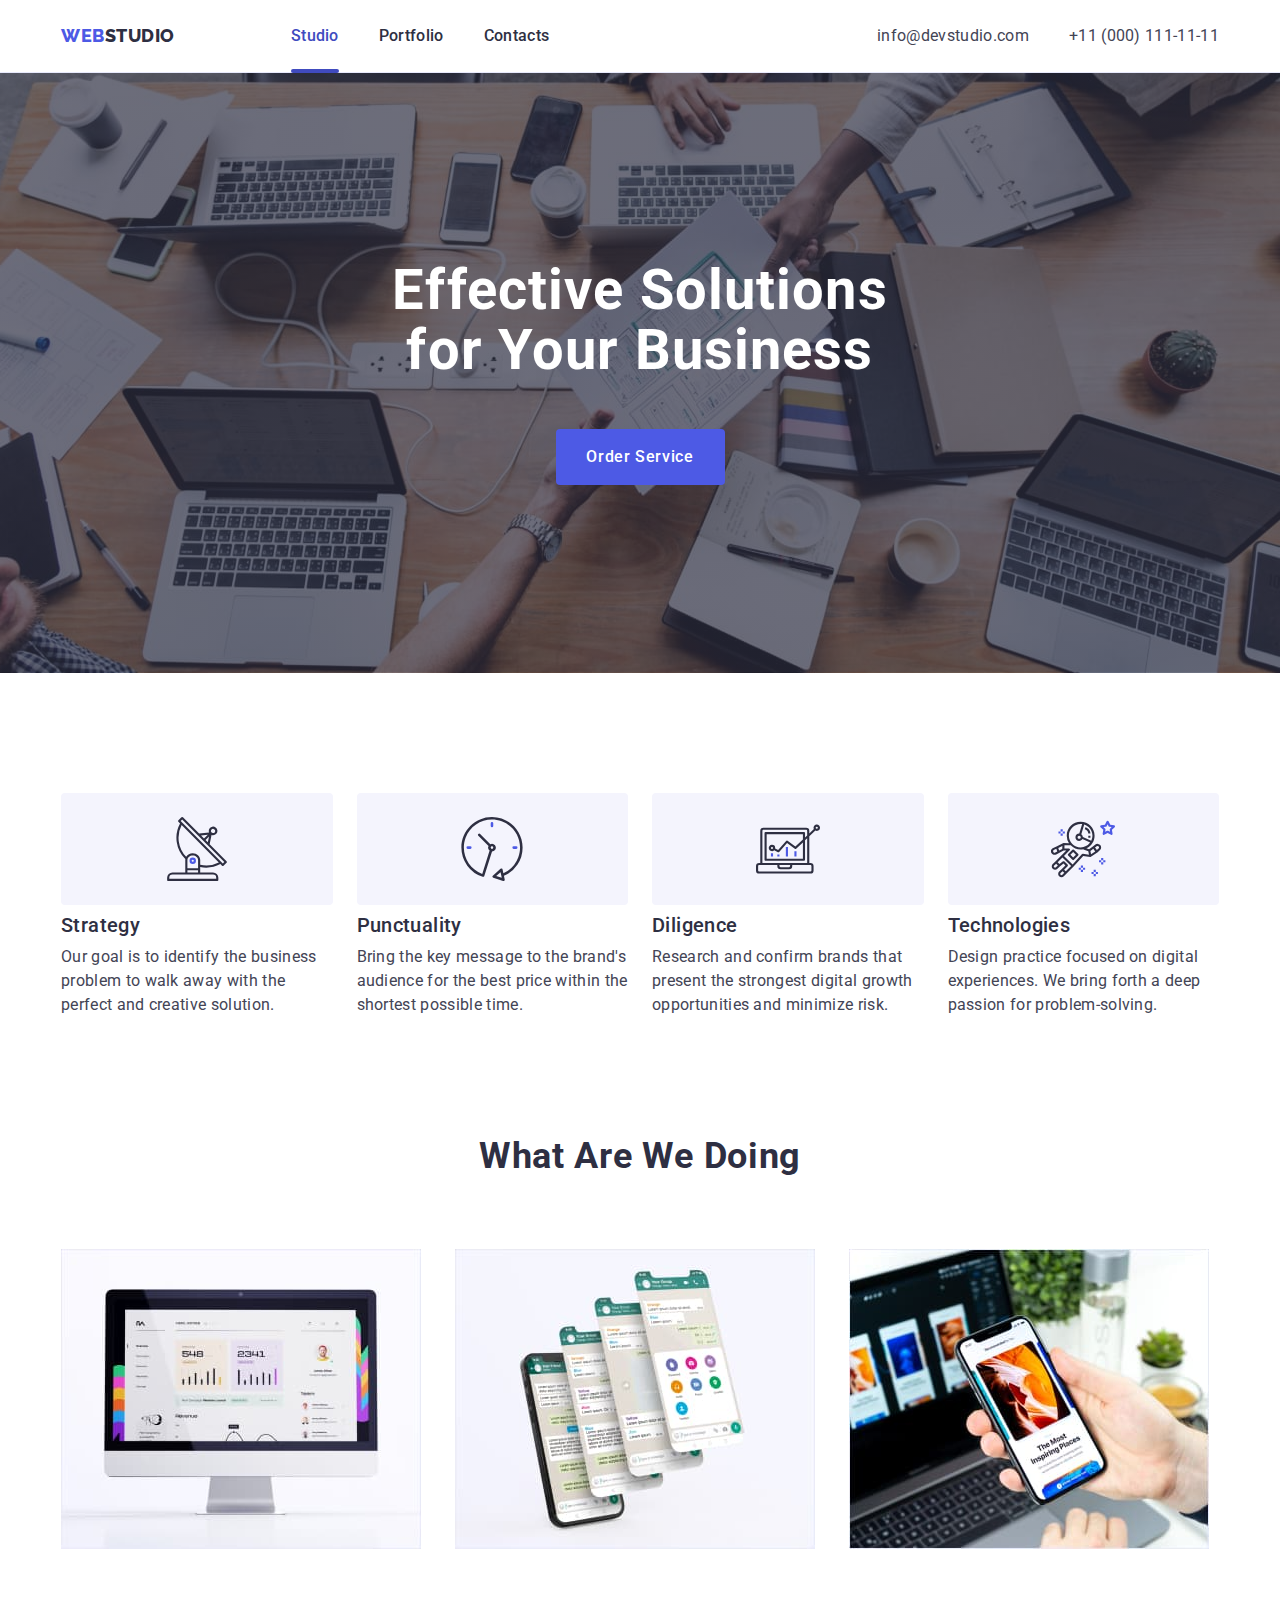
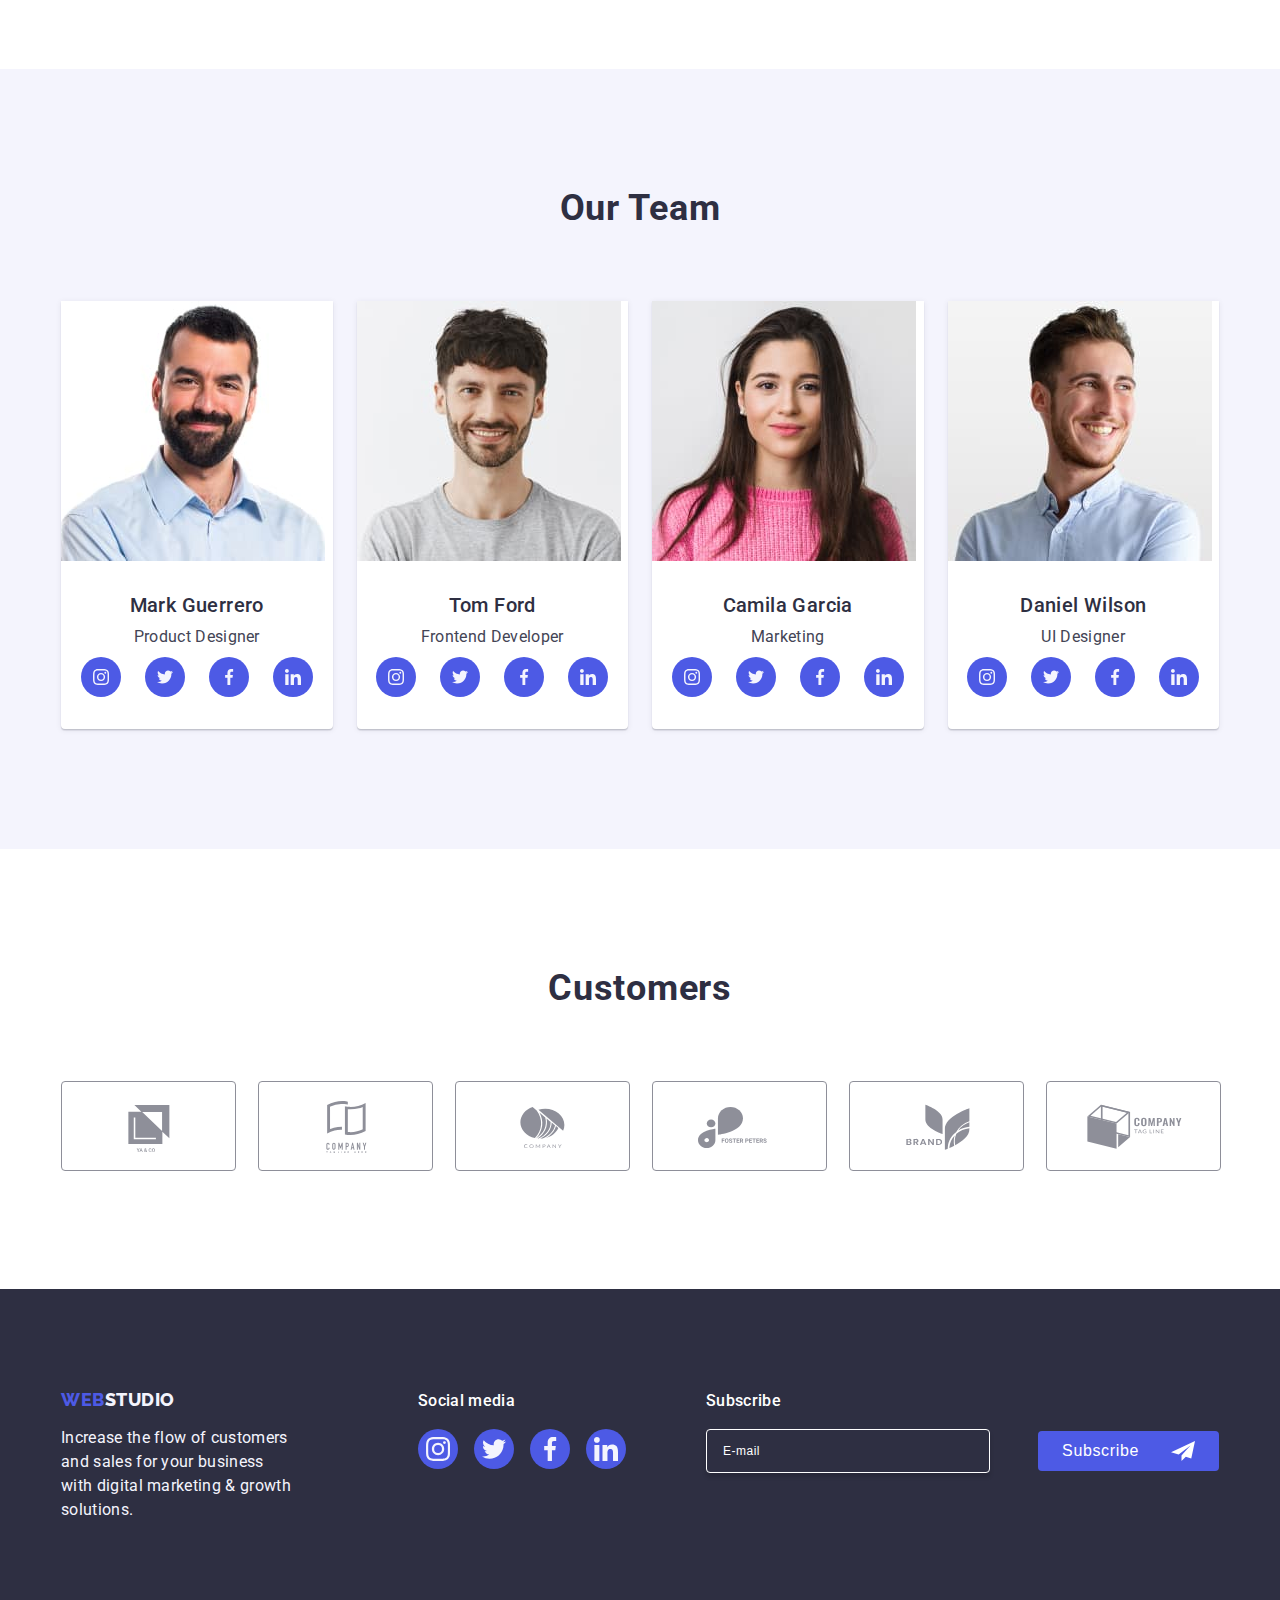
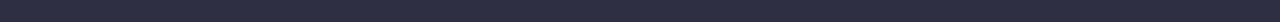
<file: index.html>
<!DOCTYPE html>
<html lang="en">

<head>
    <meta charset="UTF-8">
    <title>Studio</title>
    <link rel="preconnect" href="https://fonts.googleapis.com">
    <link rel="preconnect" href="https://fonts.gstatic.com" crossorigin>
    <link href="https://fonts.googleapis.com/css2?family=Raleway:wght@800&family=Roboto:wght@400;500;700&display=swap"
        rel="stylesheet">
    <link rel="stylesheet" href="https://cdnjs.cloudflare.com/ajax/libs/modern-normalize/2.0.0/modern-normalize.min.css"
        integrity="sha512-4xo8blKMVCiXpTaLzQSLSw3KFOVPWhm/TRtuPVc4WG6kUgjH6J03IBuG7JZPkcWMxJ5huwaBpOpnwYElP/m6wg=="
        crossorigin="anonymous" referrerpolicy="no-referrer" />
    <link rel="stylesheet" href="./css/styles.css" />
</head>

<body>
    <header class="site-header">
        <div class="container">
            <nav class="site-nav">
                <a class="logo link" href="./index.html">
                    Web<span class="logo__studio">Studio</span>
                </a>
                <ul class="site-menu list">
                    <li class="site-menu__item"><a class="link site-menu__link text-body-md active"
                            href="./index.html">Studio</a></li>
                    <li class="site-menu__item"><a class="link site-menu__link text-body-md"
                            href="./portfolio.html">Portfolio</a></li>
                    <li class="site-menu__item"><a class="link site-menu__link text-body-md" href="">Contacts</a></li>
                </ul>
            </nav>
            <address class="site-address">
                <ul class="list address-list">
                    <li><a class="address-link link" href="mailto:info@devstudio.com">info@devstudio.com</a></li>
                    <li><a class="address-link link" href="tel:+110001111111">+11 (000) 111-11-11</a></li>
                </ul>
            </address>
        </div>
    </header>
    <main>
        <section class="main-section main-section-hero">
            <div class="container">
                <h1 class="text-h-one">Effective Solutions for Your Business</h1>
                <button class="order-service" type="button" data-modal-open>Order Service</button>
            </div>
        </section>
        <section class="main-section-two section">
            <div class="container">
                <h2 class="text-h2 visually-hidden">Features</h2>
                <ul class="list">
                    <li class="feature">
                        <div class="icon-container">
                            <svg class="icon" width="64" height="64">
                                <use href="./images/icons.svg#icon-antenna"></use>
                            </svg>
                        </div>
                        <h3 class="feature__heading text-h-three">Strategy</h3>
                        <p class="feature__text">Our goal is to identify the business problem to walk away with the
                            perfect and creative solution.
                        </p>
                    </li>
                    <li class="feature">
                        <div class="icon-container">
                            <svg class="icon" width="64" height="64">
                                <use href="./images/icons.svg#icon-clock"></use>
                            </svg>
                        </div>
                        <h3 class="feature__heading text-h-three">Punctuality</h3>
                        <p class="feature__text">Bring the key message to the brand's audience for the best price within
                            the shortest possible
                            time.</p>
                    </li>
                    <li class="feature">
                        <div class="icon-container">
                            <svg class="icon" width="64" height="64">
                                <use href="./images/icons.svg#icon-diagram"></use>
                            </svg>
                        </div>
                        <h3 class="feature__heading text-h-three">Diligence</h3>
                        <p class="feature__text">Research and confirm brands that present the strongest digital growth
                            opportunities and minimize
                            risk.</p>
                    </li>
                    <li class="feature">
                        <div class="icon-container">
                            <svg class="icon" width="64" height="64">
                                <use href="./images/icons.svg#icon-astronaut"></use>
                            </svg>
                        </div>
                        <h3 class="feature__heading text-h-three">Technologies</h3>
                        <p class="feature__text">Design practice focused on digital experiences. We bring forth a deep
                            passion for
                            problem-solving.</p>
                    </li>
                </ul>
            </div>
        </section>
        <section class="main-section-three">
            <div class="container">
                <h2 class="main-section-three-header">What are we doing</h2>
                <ul class="list">
                    <li class="list-item">
                        <img src="./images/what-1.jpg" alt="Website" width="360" height="300">
                    </li>
                    <li class="list-item">
                        <img src="./images/what-2.jpg" alt="Mobile App" width="360" height="300">
                    </li>
                    <li class="list-item">
                        <img src="./images/what-3.jpg" alt="UI/UX Design" width="360" height="300">
                    </li>
                </ul>
            </div>
        </section>
        <section class="main-section-four section">
            <div class="container">
                <h2 class="main-section-four-header">Our Team</h2>
                <ul class="list">
                    <li class="main-section-four-list-item">
                        <img src="./images/team-1.jpg" alt="Mark Guerrero" width="264">
                        <div class="employee-data">
                            <h3 class="main-section-four-list-item-heading">Mark Guerrero</h3>
                            <p class="main-section-four-list-item-p">Product Designer</p>
                            <ul class="social-link-list list">
                                <li class="item">
                                    <a href="#" class="link">
                                        <svg width="16" height="16" class="icon">
                                            <use href="./images/icons.svg#icon-instagram"></use>
                                        </svg>
                                    </a>
                                </li>
                                <li class="item">
                                    <a href="#" class="link">
                                        <svg width="16" height="16" class="icon">
                                            <use href="./images/icons.svg#icon-twitter"></use>
                                        </svg>
                                    </a>
                                </li>
                                <li class="item">
                                    <a href="#" class="link">
                                        <svg width="16" height="16" class="icon">
                                            <use href="./images/icons.svg#icon-facebook"></use>
                                        </svg>
                                    </a>
                                </li>
                                <li class="item">
                                    <a href="#" class="link">
                                        <svg width="16" height="16" class="icon">
                                            <use href="./images/icons.svg#icon-linkedin"></use>
                                        </svg>
                                    </a>
                                </li>
                            </ul>
                        </div>
                    </li>
                    <li class="main-section-four-list-item">
                        <img src="./images/team-2.jpg" alt="Tom Ford" width="264">
                        <div class="employee-data">
                            <h3 class="main-section-four-list-item-heading">Tom Ford</h3>
                            <p class="main-section-four-list-item-p">Frontend Developer</p>
                            <ul class="social-link-list list">
                                <li class="item">
                                    <a href="#" class="link">
                                        <svg width="16" height="16" class="icon">
                                            <use href="./images/icons.svg#icon-instagram"></use>
                                        </svg>
                                    </a>
                                </li>
                                <li class="item">
                                    <a href="#" class="link">
                                        <svg width="16" height="16" class="icon">
                                            <use href="./images/icons.svg#icon-twitter"></use>
                                        </svg>
                                    </a>
                                </li>
                                <li class="item">
                                    <a href="#" class="link">
                                        <svg width="16" height="16" class="icon">
                                            <use href="./images/icons.svg#icon-facebook"></use>
                                        </svg>
                                    </a>
                                </li>
                                <li class="item">
                                    <a href="#" class="link">
                                        <svg width="16" height="16" class="icon">
                                            <use href="./images/icons.svg#icon-linkedin"></use>
                                        </svg>
                                    </a>
                                </li>
                            </ul>
                        </div>
                    </li>
                    <li class="main-section-four-list-item">
                        <img src="./images/team-3.jpg" alt="Camila Garcia" width="264">
                        <div class="employee-data">
                            <h3 class="main-section-four-list-item-heading">Camila Garcia</h3>
                            <p class="main-section-four-list-item-p">Marketing</p>
                            <ul class="social-link-list list">
                                <li class="item">
                                    <a href="#" class="link">
                                        <svg width="16" height="16" class="icon">
                                            <use href="./images/icons.svg#icon-instagram"></use>
                                        </svg>
                                    </a>
                                </li>
                                <li class="item">
                                    <a href="#" class="link">
                                        <svg width="16" height="16" class="icon">
                                            <use href="./images/icons.svg#icon-twitter"></use>
                                        </svg>
                                    </a>
                                </li>
                                <li class="item">
                                    <a href="#" class="link">
                                        <svg width="16" height="16" class="icon">
                                            <use href="./images/icons.svg#icon-facebook"></use>
                                        </svg>
                                    </a>
                                </li>
                                <li class="item">
                                    <a href="#" class="link">
                                        <svg width="16" height="16" class="icon">
                                            <use href="./images/icons.svg#icon-linkedin"></use>
                                        </svg>
                                    </a>
                                </li>
                            </ul>
                        </div>
                    </li>
                    <li class="main-section-four-list-item">
                        <img src="./images/team-4.jpg" alt="Daniel Wilson" width="264">
                        <div class="employee-data">
                            <h3 class="main-section-four-list-item-heading">Daniel Wilson</h3>
                            <p class="main-section-four-list-item-p">UI Designer</p>
                            <ul class="social-link-list list">
                                <li class="item">
                                    <a href="#" class="link">
                                        <svg width="16" height="16" class="icon">
                                            <use href="./images/icons.svg#icon-instagram"></use>
                                        </svg>
                                    </a>
                                </li>
                                <li class="item">
                                    <a href="#" class="link">
                                        <svg width="16" height="16" class="icon">
                                            <use href="./images/icons.svg#icon-twitter"></use>
                                        </svg>
                                    </a>
                                </li>
                                <li class="item">
                                    <a href="#" class="link">
                                        <svg width="16" height="16" class="icon">
                                            <use href="./images/icons.svg#icon-facebook"></use>
                                        </svg>
                                    </a>
                                </li>
                                <li class="item">
                                    <a href="#" class="link">
                                        <svg width="16" height="16" class="icon">
                                            <use href="./images/icons.svg#icon-linkedin"></use>
                                        </svg>
                                    </a>
                                </li>
                            </ul>
                        </div>
                    </li>
                </ul>
            </div>
        </section>
        <section class="main-section-five section">
            <div class="container">
                <h2 class="section-header main-section-five-header text-h-two">Customers</h2>
                <ul class="list clients-list">
                    <li class="item">
                        <a class="link" href="#">
                            <svg class="icon" width="104" height="56">
                                <use href="./images/icons.svg#icon-client1"></use>
                            </svg>
                        </a>
                    </li>
                    <li class="item">
                        <a class="link" href="#">
                            <svg class="icon" width="104" height="56">
                                <use href="./images/icons.svg#icon-client2"></use>
                            </svg>
                        </a>
                    </li>
                    <li class="item">
                        <a class="link" href="#">
                            <svg class="icon" width="104" height="56">
                                <use href="./images/icons.svg#icon-client3"></use>
                            </svg>
                        </a>
                    </li>
                    <li class="item">
                        <a class="link" href="#">
                            <svg class="icon" width="104" height="56">
                                <use href="./images/icons.svg#icon-client4"></use>
                            </svg>
                        </a>
                    </li>
                    <li class="item">
                        <a class="link" href="#">
                            <svg class="icon" width="104" height="56">
                                <use href="./images/icons.svg#icon-client5"></use>
                            </svg>
                        </a>
                    </li>
                    <li class="item">
                        <a class="link" href="#">
                            <svg class="icon" width="104" height="56">
                                <use href="./images/icons.svg#icon-client6"></use>
                            </svg>
                        </a>
                    </li>
                </ul>
            </div>
        </section>
    </main>
    <footer class="page-footer">
        <div class="container">
            <div class="page-footer-text">
                <a class="logo link" href="./index.html">
                    Web<span class="logo__studio--footer">Studio</span>
                </a>
                <p class="text">Increase the flow of customers and sales for your business with digital marketing &amp;
                    growth solutions.
                </p>
            </div>
            <div class="page-footer-social">
                <p class="page-footer-social__header text-body-md">Social media</p>
                <ul class="list">
                    <li class="item">
                        <a href="#" class="link">
                            <svg class="icon" width="24" height="24">
                                <use href="./images/icons.svg#icon-instagram"></use>
                            </svg>
                        </a>
                    </li>
                    <li class="item">
                        <a href="#" class="link">
                            <svg class="icon" width="24" height="24">
                                <use href="./images/icons.svg#icon-twitter"></use>
                            </svg>
                        </a>
                    </li>
                    <li class="item">
                        <a href="#" class="link">
                            <svg class="icon" width="24" height="24">
                                <use href="./images/icons.svg#icon-facebook"></use>
                            </svg>
                        </a>
                    </li>
                    <li class="item">
                        <a href="#" class="link">
                            <svg class="icon" width="24" height="24">
                                <use href="./images/icons.svg#icon-linkedin"></use>
                            </svg>
                        </a>
                    </li>
                </ul>
            </div>
            <div class="page-footer-subscribe">
                <p class="page-footer-subscribe__header text-body-md">Subscribe</p>
                <form class="page-footer-form">
                    <label class="page-footer-form">
                        <input name="subscribe-email" class="input" type="email" placeholder="E-mail">

                    </label>
                    <button class="subscribe-btn button-text" type="submit">Subscribe
                        <svg class="submit-icon" width="24" height="24">
                            <use href="./images/icons.svg#icon-send"></use>
                        </svg>
                    </button>
                </form>
            </div>
        </div>
    </footer>
    <div class="modal-overlay is-hidden" data-modal>
        <div class="modal-window">
            <button type="button" class="modal-close" data-modal-close>
                <svg class="icon" width="8" height="8">
                    <use href="./images/icons.svg#icon-close-back"></use>
                </svg>
            </button>

            <p class="contact-form-header text-body-md">
                Leave your contacts and we will call you back
            </p>
            <form class="contact-form">
                <div class="contact-form__field-wrapper">
                    <label class="contact-form__label text-small" for="user-name">
                        Name
                    </label>
                    <div class="contact-form__input-wrapper">
                        <input id="user-name" name="user-name" type="text"
                            class="contact-form__input">
                        <svg class="icon" width="18" height="24">
                            <use href="./images/icons.svg#icon-user"></use>
                        </svg>
                    </div>
                </div>
                <div class="contact-form__field-wrapper">
                    <label for="user-phone" class="contact-form__label text-small">
                        Phone
                    </label>
                    <div class="contact-form__input-wrapper">
                        <input id="user-phone" name="user-phone" type="tel"
                            class="contact-form__input">
                        <svg class="icon" width="18" height="24">
                            <use href="./images/icons.svg#icon-phone"></use>
                        </svg>
                    </div>
                </div>
                <div class="contact-form__field-wrapper">
                    <label for="user-email" class="contact-form__label text-small">
                        Email
                    </label>
                    <div class="contact-form__input-wrapper">
                        <input id="user-email" name="user-email" type="email"
                            class="contact-form__input">
                        <svg class="icon" width="18" height="24">
                            <use href="./images/icons.svg#icon-email"></use>
                        </svg>
                    </div>
                </div>
                <div class="contact-form__field-wrapper contact-form__field-wrapper_comment">
                    <label for="user-comment" class="contact-form__label text-small">
                        Comment
                    </label>
                    <textarea id="user-comment" name="user-comment" class="contact-form__input contact-form__input_message"
                    rows="6" placeholder="Text input"></textarea>
                </div>
                <!-- Agree checkbox -->
                <div class="contact-form__checkbox-wrapper">
                    <input id="user-privacy" value="true" name="user-privacy" type="checkbox"
                        class="contact-form__input_checkbox visually-hidden" required>
                    <label for="user-privacy" class="contact-form__label contact-form__label_checkbox">
                        <span class="custom-checkbox">
                            <svg class="custom-checkbox-icon" width="10" height="8">
                                <use href="./images/icons.svg#icon-checkmark"></use>
                            </svg>
                        </span>
                        I accept the terms and conditions of the <a href="#" class="text-link">Privacy Policy</a>


                        <!-- <span class="contact-form__checkbox-text text-small">I accept the terms and conditions of the <a
                                href="#" class="text-link">Privacy Policy</a></span> -->
                    </label>
                </div>

                <button class="contact-form__submit text-button" type="submit">Send</button>
            </form>
        </div>
    </div>
    <script src="./js/modal.js"></script>
</body>

</html>
</file>
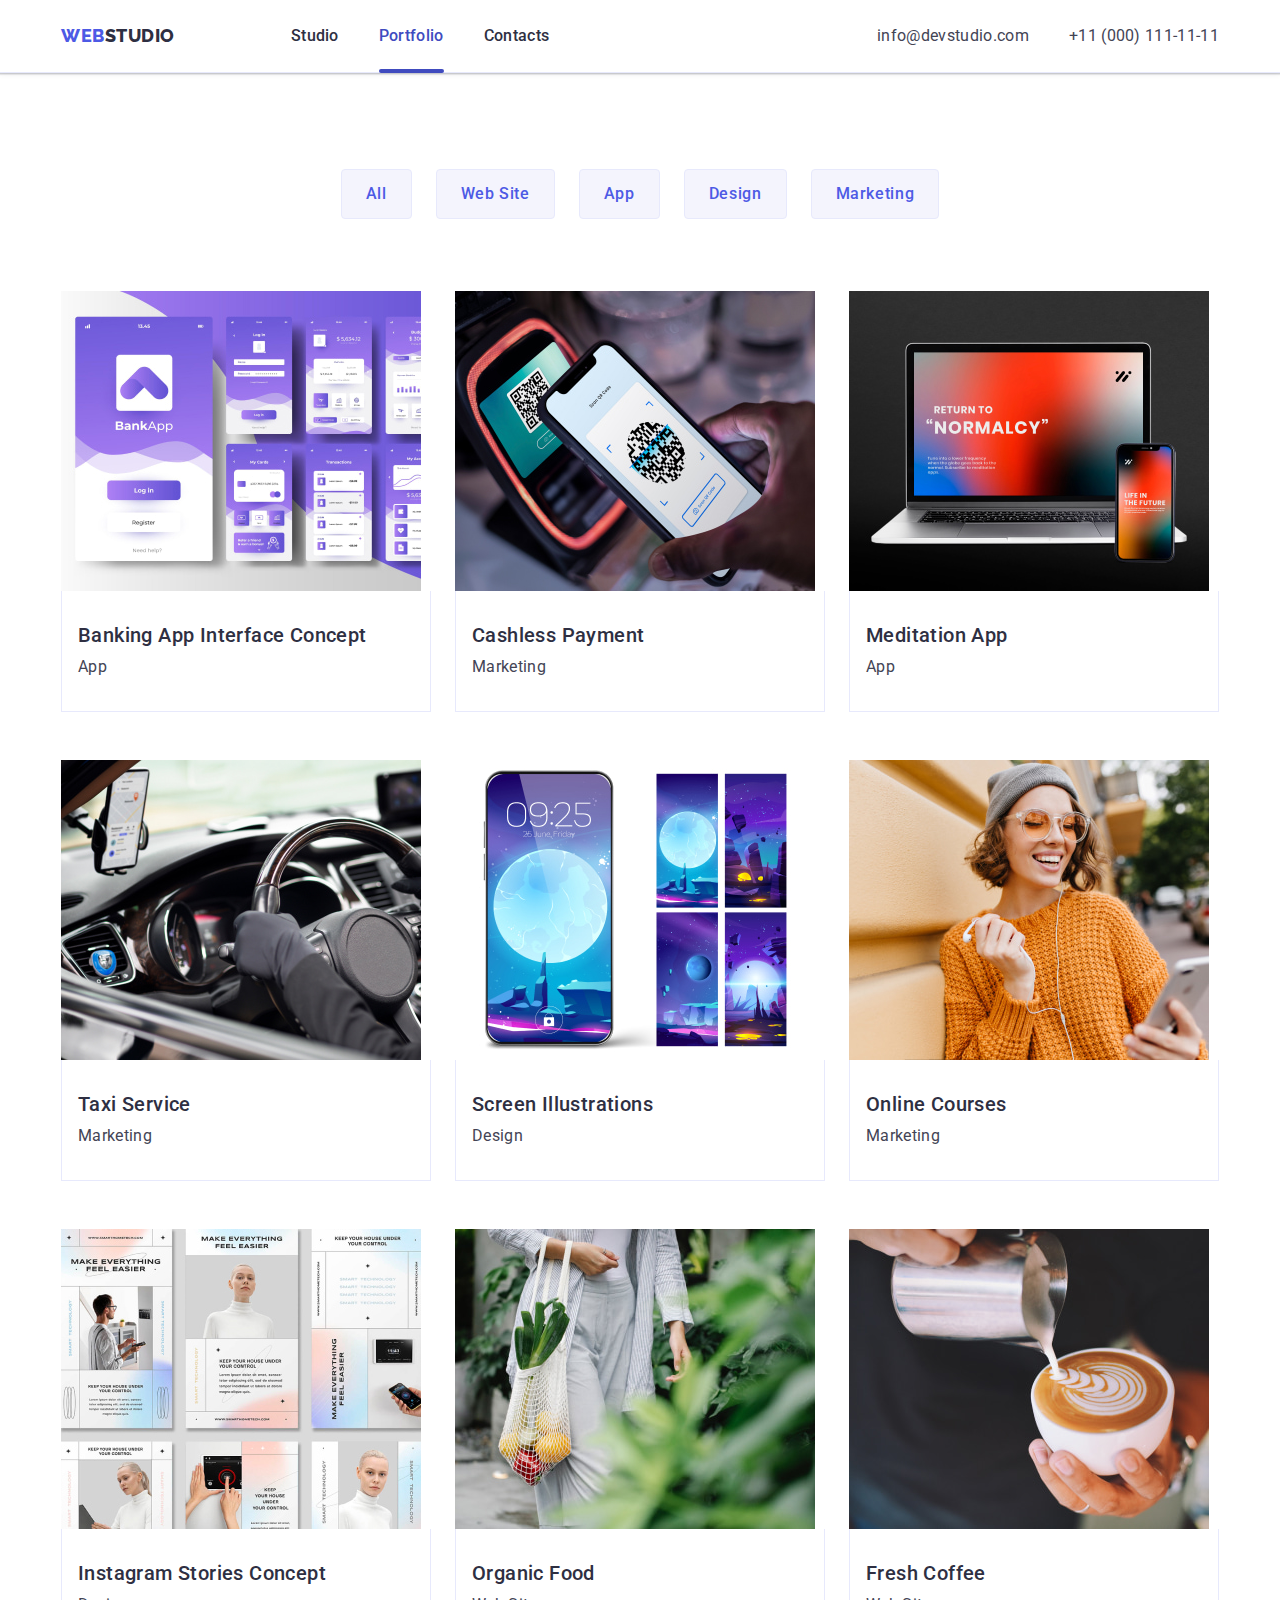
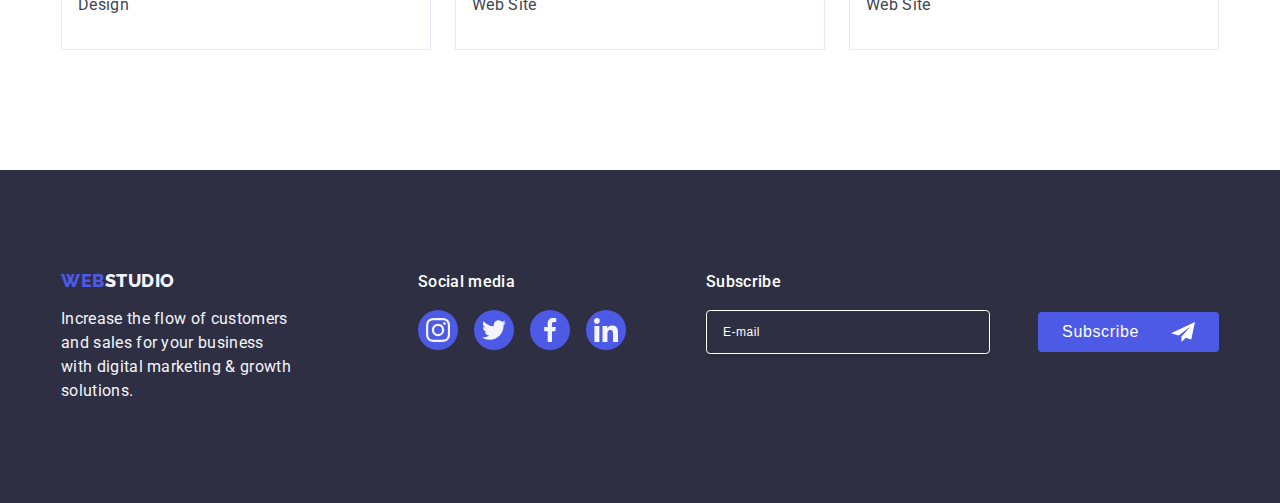
<file: portfolio.html>
<!DOCTYPE html>
<html lang="en">

<head>
    <meta charset="UTF-8">
    <title>Studio</title>
    <link rel="preconnect" href="https://fonts.googleapis.com">
    <link rel="preconnect" href="https://fonts.gstatic.com" crossorigin>
    <link href="https://fonts.googleapis.com/css2?family=Raleway:wght@800&family=Roboto:wght@400;500;700&display=swap"
        rel="stylesheet">
    <link rel="stylesheet" href="https://cdnjs.cloudflare.com/ajax/libs/modern-normalize/2.0.0/modern-normalize.min.css"
        integrity="sha512-4xo8blKMVCiXpTaLzQSLSw3KFOVPWhm/TRtuPVc4WG6kUgjH6J03IBuG7JZPkcWMxJ5huwaBpOpnwYElP/m6wg=="
        crossorigin="anonymous" referrerpolicy="no-referrer" />
    <link rel="stylesheet" href="./css/styles.css" />
</head>

<body>
    <header class="site-header">
        <div class="container">
            <nav class="site-nav">
                <a class="logo link" href="./index.html">
                    Web<span class="logo__studio">Studio</span>
                </a>
                <ul class="site-menu list">
                    <li class="site-menu__item"><a class="link site-menu__link text-body-md" href="./index.html">Studio</a></li>
                    <li class="site-menu__item"><a class="link site-menu__link text-body-md active" href="./portfolio.html">Portfolio</a></li>
                    <li class="site-menu__item"><a class="link site-menu__link text-body-md" href="">Contacts</a></li>
                </ul>
            </nav>
            <address class="site-address">
                <ul class="list address-list">
                    <li><a class="address-link link" href="mailto:info@devstudio.com">info@devstudio.com</a></li>
                    <li><a class="address-link link" href="tel:+110001111111">+11 (000) 111-11-11</a></li>
                </ul>
            </address>
        </div>
    </header>
    <main>
        <section class="portfolio-section">
            <div class="container">
                <h1 class="visually-hidden">Portfolio</h1>
                <ul class="list tag-list">
                    <li class="tag-list__item active">
                        <button class="tag-list-button" type="button">All</button>
                    </li>
                    <li class="tag-list__item">
                        <button class="tag-list-button" type="button">Web Site</button>
                    </li>
                    <li class="tag-list__item">
                        <button class="tag-list-button" type="button">App</button>
                    </li>
                    <li class="tag-list__item">
                        <button class="tag-list-button" type="button">Design</button>
                    </li>
                    <li class="tag-list__item">
                        <button class="tag-list-button" type="button">Marketing</button>
                    </li>
                </ul>
                <ul class="list project-list">
                    <li class="item">
                        <a class="link project-card" href="">
                            <div class="project-card__image-wrapper">
                                <img src="./images/project1.jpeg" width="360" height="300"
                                    alt="Banking App Interface Concept">
                                <p class="text-body project-card__description">
                                    14 Stylish and User-Friendly App Design Concepts · Task Manager App · Calorie
                                    Tracker App · Exotic Fruit Ecommerce App · Cloud Storage App
                                </p>
                            </div>

                            <div class="project-card__data">
                                <h2 class="text-h-three project-card__heading">Banking App Interface Concept</h2>
                                <p class="project-card__tag">App</p>
                            </div>
                        </a>
                    </li>
                    <li class="item">
                        <a class="link project-card" href="">
                            <div class="project-card__image-wrapper">
                                <img src="./images/project2.jpeg" width="360" height="300" alt="Cashless Payment">
                                <p class="text-body project-card__description">
                                    14 Stylish and User-Friendly App Design Concepts · Task Manager App · Calorie
                                    Tracker App · Exotic Fruit Ecommerce App ·
                                    Cloud Storage App</p>
                            </div>
                            <div class="project-card__data">
                                <h2 class="text-h-three project-card__heading">Cashless Payment</h2>
                                <p class="project-card__tag">Marketing</p>
                            </div>

                        </a>
                    </li>
                    <li class="item">
                        <a class="link project-card" href="">
                            <div class="project-card__image-wrapper">
                                <img src="./images/project3.jpeg" width="360" height="300" alt="Meditation App">
                                <p class="text-body project-card__description">
                                    14 Stylish and User-Friendly App Design Concepts · Task Manager App · Calorie
                                    Tracker App · Exotic Fruit Ecommerce App · Cloud Storage App
                                </p>
                            </div>
                            <div class="project-card__data">
                                <h2 class="text-h-three project-card__heading">Meditation App</h2>
                                <p class="project-card__tag">App</p>
                            </div>

                        </a>
                    </li>
                    <li class="item">
                        <a class="link project-card" href="">
                            <div class="project-card__image-wrapper">
                                <img src="./images/project4.jpeg" width="360" height="300" alt="Taxi Service">
                                <p class="text-body project-card__description">
                                    14 Stylish and User-Friendly App Design Concepts · Task Manager App · Calorie
                                    Tracker App · Exotic Fruit Ecommerce App · Cloud Storage App
                                </p>
                            </div>
                            <div class="project-card__data">
                                <h2 class="text-h-three project-card__heading">Taxi Service</h2>
                                <p class="project-card__tag">Marketing</p>
                            </div>

                        </a>
                    </li>
                    <li class="item">
                        <a class="link project-card" href="">
                            <div class="project-card__image-wrapper">
                                <img src="./images/project5.jpeg" width="360" height="300" alt="Screen Illustrations">
                                <p class="text-body project-card__description">
                                    14 Stylish and User-Friendly App Design Concepts · Task Manager App · Calorie
                                    Tracker App · Exotic Fruit Ecommerce App · Cloud Storage App
                                </p>
                            </div>
                            <div class="project-card__data">
                                <h2 class="text-h-three project-card__heading">Screen Illustrations</h2>
                                <p class="project-card__tag">Design</p>
                            </div>

                        </a>
                    </li>
                    <li class="item">
                        <a class="link project-card" href="">
                            <div class="project-card__image-wrapper">
                                <img src="./images/project6.jpeg" width="360" height="300" alt="Online Courses">
                                <p class="text-body project-card__description">
                                    14 Stylish and User-Friendly App Design Concepts · Task Manager App · Calorie
                                    Tracker App · Exotic Fruit Ecommerce App · Cloud Storage App
                                </p>
                            </div>
                            <div class="project-card__data">
                                <h2 class="text-h-three project-card__heading">Online Courses</h2>
                                <p class="project-card__tag">Marketing</p>
                            </div>

                        </a>
                    </li>
                    <li class="item">
                        <a class="link project-card" href="">
                            <div class="project-card__image-wrapper">
                                <img src="./images/project7.jpeg" width="360" height="300"
                                    alt="Instagram Stories Concept">
                                <p class="text-body project-card__description">
                                    14 Stylish and User-Friendly App Design Concepts · Task Manager App · Calorie
                                    Tracker App · Exotic Fruit Ecommerce App · Cloud Storage App
                                </p>
                            </div>
                            <div class="project-card__data">
                                <h2 class="text-h-three project-card__heading">Instagram Stories Concept</h2>
                                <p class="project-card__tag">Design</p>
                            </div>

                        </a>
                    </li>
                    <li class="item">
                        <a class="link project-card" href="">
                            <div class="project-card__image-wrapper">
                                <img src="./images/project8.jpeg" width="360" height="300" alt="Organic Food">
                                <p class="text-body project-card__description">
                                    14 Stylish and User-Friendly App Design Concepts · Task Manager App · Calorie
                                    Tracker App · Exotic Fruit Ecommerce App · Cloud Storage App
                                </p>
                            </div>
                            <div class="project-card__data">
                                <h2 class="text-h-three project-card__heading">Organic Food</h2>
                                <p class="project-card__tag">Web Site</p>
                            </div>

                        </a>
                    </li>
                    <li class="item">
                        <a class="link project-card" href="">
                            <div class="project-card__image-wrapper">
                                <img src="./images/project9.jpeg" width="360" height="300" alt="Fresh Coffee">
                                <p class="text-body project-card__description">
                                    14 Stylish and User-Friendly App Design Concepts · Task Manager App · Calorie
                                    Tracker App · Exotic Fruit Ecommerce App · Cloud Storage App
                                </p>
                            </div>
                            <div class="project-card__data">
                                <h2 class="text-h-three project-card__heading">Fresh Coffee</h2>
                                <p class="project-card__tag">Web Site</p>
                            </div>

                        </a>
                    </li>
                </ul>
            </div>
        </section>
    </main>
    <footer class="page-footer">
        <div class="container">
            <div class="page-footer-text">
                <a class="logo link" href="./index.html">
                    Web<span class="logo__studio--footer">Studio</span>
                </a>
                <p class="text">Increase the flow of customers and sales for your business with digital marketing &amp;
                    growth solutions.
                </p>
            </div>
            <div class="page-footer-social">
                <p class="page-footer-social__header text-body-md">Social media</p>
                <ul class="list">
                    <li class="item">
                        <a href="#" class="link">
                            <svg class="icon" width="24" height="24">
                                <use href="./images/icons.svg#icon-instagram"></use>
                            </svg>
                        </a>
                    </li>
                    <li class="item">
                        <a href="#" class="link">
                            <svg class="icon" width="24" height="24">
                                <use href="./images/icons.svg#icon-twitter"></use>
                            </svg>
                        </a>
                    </li>
                    <li class="item">
                        <a href="#" class="link">
                            <svg class="icon" width="24" height="24">
                                <use href="./images/icons.svg#icon-facebook"></use>
                            </svg>
                        </a>
                    </li>
                    <li class="item">
                        <a href="#" class="link">
                            <svg class="icon" width="24" height="24">
                                <use href="./images/icons.svg#icon-linkedin"></use>
                            </svg>
                        </a>
                    </li>
                </ul>
            </div>
            <div class="page-footer-subscribe">
                <p class="page-footer-subscribe__header text-body-md">Subscribe</p>
                <form class="page-footer-form">
                    <label class="page-footer-form">
                        <input name="subscribe-email" class="input" type="email" placeholder="E-mail">

                    </label>
                    <button class="subscribe-btn button-text" type="submit">Subscribe
                        <svg class="submit-icon" width="24" height="24">
                            <use href="./images/icons.svg#icon-send"></use>
                        </svg>
                    </button>
                </form>
            </div>
        </div>
    </footer>
</body>

</html>
</file>
<file: css/styles.css>
/* ========== Variables ========== */
:root {
  --iris: #4d5ae5;
  --ocean: #404bbf;
  --cloud: #f4f4fd;
  --cornflower: #e7e9fc;
  --navy-blue: #2e2f42;
  --slate: #434455;
  --light-slate: #8e8f99;
  --white: #ffffff;
  --navyblue-modal: rgba(46, 47, 66, 0.4);
  --dairy: #fcfcfc;
  --transition: 250ms cubic-bezier(0.4, 0, 0.2, 1);
}
/* ========== /Variables ========== */

body {
  font-family: "Roboto", sans-serif;
  font-size: 16px;
  font-style: normal;
  line-height: 1.5;
  letter-spacing: 0.32px;
  background-color: var(--white);
  color: var(--slate);
  margin: 0;
}

h1,
h2,
h3,
h4,
h5,
h6,
p {
  margin: 0;
}

ul,
ol {
  list-style-type: none;
  margin: 0;
  padding-left: 0;
}

img {
  display: block;
}

button {
  border: none;
  background: none;
  cursor: pointer;
}

.container {
  max-width: 1158px;
  padding-left: 15px;
  padding-right: 15px;
  margin-left: auto;
  margin-right: auto;
}

.section {
  padding-top: 120px;
  padding-bottom: 120px;
}

.visually-hidden {
  position: absolute;
  width: 1px;
  height: 1px;
  margin: -1px;
  border: 0;
  padding: 0;
  white-space: nowrap;
  clip-path: inset(100%);
  clip: rect(0 0 0 0);
  overflow: hidden;
}

.list {
  list-style: none;
}
.link {
  text-decoration: none;
}

/* ========== Typography =========== */

.text-h-one {
  font-size: 56px;
  line-height: 1.07;
  text-align: center;
  letter-spacing: 0.02em;
  color: #ffffff;
}

.text-h2,
.text-h-two {
  font-size: 36px;
  line-height: 1.11;
  letter-spacing: 0.02em;
  text-transform: capitalize;
}

.text-h-three {
  font-size: 20px;
  font-weight: 500;
  line-height: 1.2;
  letter-spacing: 0.02em;
  margin: 0;
}

.text-body {
  font-size: 16px;
  line-height: 1.5;
  letter-spacing: 0.02em;
}

.text-body-md {
  font-size: 16px;
  font-weight: 500;
  line-height: 1.5;
  letter-spacing: 0.02em;
}

.text-button {
  font-size: 16px;
  font-weight: 500;
  line-height: 1.5;
  letter-spacing: 0.04em;
}

.text-small {
  font-size: 12px;
  font-style: normal;
  font-weight: 400;
  line-height: 1.17;
  letter-spacing: 0.04em;
}

.text-link {
  font-size: 12px;
  font-style: normal;
  font-weight: 400;
  /* line-height: 16px; */
  letter-spacing: 0.04em;
  text-decoration-line: underline;
  color: var(--iris);
}

.button-text {
  line-height: 1.5;
  letter-spacing: 0.04;
  font-size: 16px;
  font-weight: 500;
}

/* ========== /Typography ========== */

/* ========== Header ========== */
.site-header {
  /* display: flex; */
  /* justify-content: center; */
  flex-shrink: 0;
  border-bottom: 1px solid var(--cornflower);
  box-shadow: 0px 2px 1px rgba(46, 47, 66, 0.08),
    0px 1px 1px rgba(46, 47, 66, 0.16), 0px 1px 6px rgba(46, 47, 66, 0.08);
}
.site-header .container {
  display: flex;
  justify-content: space-between;
  align-items: center;
}
.site-header .site-nav {
  display: flex;
  align-items: center;
  gap: 40px;
}
.logo {
  font-family: "Raleway", sans-serif;
  color: var(--iris);
  flex-shrink: 0;
  font-size: 18px;
  font-weight: 800;
  line-height: 1.17;
  letter-spacing: 0.03em;
  text-transform: uppercase;
  text-decoration: none;
  margin-right: 76px;
}
.logo__web {
  color: var(--iris);
}
.logo__studio {
  color: var(--navy-blue);
}
.logo__studio--footer {
  color: var(--cloud);
}
.site-menu {
  display: flex;
  /* gap: 40px; */
  margin-block-start: 0;
  margin-block-end: 0;
  margin-inline-start: 0;
  margin-inline-end: 0;
}
.site-menu__item {
  margin-right: 40px;
}
.site-menu__item:last-child {
  margin-right: 0;
}
.site-menu__link {
  display: inline-block;
  position: relative;
  padding: 24px 0;
  text-decoration: none;
  letter-spacing: 0.02em;
  color: var(--navy-blue);
  transition: color var(--transition);
}
.site-menu__link.active {
  color: var(--ocean);
}
.site-menu__link.active::after {
  content: "";
  position: absolute;
  bottom: -1px;
  left: 0;
  width: 100%;
  height: 4px;
  background-color: var(--ocean);
  border-radius: 2px;
  transition: color var(--transition);
}
.site-menu__link:hover,
.site-menu__link:focus {
  color: var(--ocean);
}
.site-address {
  font-style: normal;
}
.address-list {
  display: flex;
  gap: 40px;
}
.address-link {
  color: var(--slate);
  text-decoration: none;
  transition: color var(--transition);
}
.address-link:hover,
.address-link:focus {
  color: var(--ocean);
}

/* ========== /Header ========== */

/* ========== Footer ========== */
.page-footer {
  padding: 100px 0;
  background-color: var(--navy-blue);
}
.page-footer .container {
  display: flex;
  align-items: baseline;
}
.page-footer-text {
  margin-right: 120px;
}
.page-footer .logo {
  display: inline-block;
  margin-bottom: 16px;
  text-transform: uppercase;
  line-height: 1.17;
  letter-spacing: 0.03em;
  color: var(--iris);
  font-family: "Raleway", sans-serif;
  font-size: 18px;
  font-weight: 800;
}
.page-footer .text {
  color: var(--cloud);
  max-width: 264px;
}
.page-footer-social {
  margin-right: 80px;
}
.page-footer-social .list {
  display: flex;
  gap: 16px;
}
.page-footer-social .item {
  width: 40px;
  height: 40px;
}
.page-footer-social .link {
  width: 100%;
  height: 100%;
  background-color: var(--iris);
  border-radius: 50%;
  display: flex;
  justify-content: center;
  align-items: center;
  transition: background-color var(--transition);
}
.page-footer-social .link:hover,
.page-footer-social .link:focus {
  background-color: #31d0aa;
}
.page-footer-social .icon {
  fill: var(--cloud);
}
.page-footer-social__header,
.page-footer-subscribe__header {
  color: var(--white);
  margin-bottom: 16px;
}

.page-footer-subscribe {
}
.page-footer-form {
  display: flex;
  align-items: center;
  gap: 24px;
}

.page-footer-form .input {
  border-radius: 4px;
  border: 1px solid var(--white, #fff);
  box-shadow: 0px 4px 4px 0px rgba(0, 0, 0, 0.15);
  color: var(--white, #fff);
  font-size: 12px;
  line-height: 1.5;
  letter-spacing: 0.04em;
  background-color: transparent;
  height: 40px;
  /* padding: 0 16px; */
  padding-left: 16px;
  width: 264px;
  margin-right: 24px;
}
.page-footer-form .input::placeholder {
  color: var(--white, #fff);
}
.submit-icon {
  margin-left: 16px;
}

.page-footer .subscribe-btn {
  border: 1px solid transparent;
  align-items: center;
  justify-content: center;
  border-radius: 4px;
  background: var(--iris, #4d5ae5);
  padding: 8px 24px;
  height: 40px;
  color: var(--white, #fff);
  gap: 16px;
  min-width: 165px;
  display: flex;
  letter-spacing: 0.04em;
  border: none;
}

.page-footer .subscribe-btn:hover,
.page-footer .subscribe-btn:focus {
  background-color: var(--ocean, #404bbf);
  border-color: var(--ocean, #404bbf);
  cursor: pointer;
}

/* ========== /Footer ========== */

/* ========== Main page ========== */
/* ========== Styles for main page ========== */
.main-section {
  background-color: var(--navy-blue);
}
.main-section-hero {
  padding: 188px 0;
  background-image: linear-gradient(
      rgba(46, 47, 66, 0.7),
      rgba(46, 47, 66, 0.7)
    ),
    url(../images/hero-bg.jpg);
  background-repeat: no-repeat;
  background-size: cover;
  background-position: center;
  max-width: 1440px;
  margin: 0 auto;
}
.main-section-hero .text-h-one {
  max-width: 496px;
  margin: 0 auto;
}
.order-service {
  display: block;
  margin: 48px auto 0;
  border-radius: 4px;
  background-color: #4d5ae5;
  min-width: 169px;
  height: 56px;
  line-height: 1.5;
  letter-spacing: 0.04em;
  color: #ffffff;
  font-family: "Roboto", sans-serif;
  font-size: 16px;
  font-weight: 500;
  transition: background-color var(--transition);
}
.order-service:hover,
.order-service:focus {
  background-color: #404bbf;
  cursor: pointer;
}
/* .main-section-heading {
  color: var(--navy-blue);
} */
/* ========== Section two ========== */
.main-section-two .list {
  display: flex;
  gap: 24px;
}
.feature {
  flex-basis: calc((100% - 3 * 24px) / 4);
}
.feature .icon-container {
  display: flex;
  justify-content: center;
  align-items: center;
  height: 112px;
  background-color: var(--cloud);
  border-radius: 4px;
  margin-bottom: 8px;
}
.feature__heading {
  color: var(--navy-blue);
  margin-bottom: 8px;
}
.feature__text {
  line-height: 1.5;
  letter-spacing: 0.02em;
  color: var(--slate);
}
/* ========== Section three ========== */
.main-section-three {
  padding-bottom: 120px;
}
.main-section-three-header {
  margin-bottom: 72px;
  text-align: center;
  text-transform: capitalize;
  line-height: 1.11;
  letter-spacing: 0.02em;
  color: var(--navy-blue);
  font-size: 36px;
}
.main-section-three .list {
  display: flex;
  gap: 24px;
}
.main-section-three .list-item {
  flex-basis: calc((100% - 2 * 24px) / 3);
}
/* ========== Section four ========== */
.main-section-four {
  background-color: #f4f4fd;
}
.main-section-four-header {
  margin-bottom: 72px;
  text-align: center;
  text-transform: capitalize;
  line-height: 1.11;
  letter-spacing: 0.02em;
  color: var(--navy-blue);
  font-size: 36px;
}
.main-section-four .list {
  display: flex;
  gap: 24px;
}
.main-section-four-list-item {
  background-color: #ffffff;
  flex-basis: calc((100% - 3 * 24px) / 4);
  border-radius: 0px 0px 4px 4px;
  box-shadow: 0px 2px 1px 0px rgba(46, 47, 66, 0.08),
    0px 1px 1px 0px rgba(46, 47, 66, 0.16),
    0px 1px 6px 0px rgba(46, 47, 66, 0.08);
}
.main-section-four-list-item .employee-data {
  padding: 32px 0;
}
.employee-data .social-link-list {
  display: flex;
  justify-content: center;
  gap: 24px;
}
.employee-data .social-link-list .item {
  width: 40px;
  height: 40px;
}
.employee-data .social-link-list .link {
  width: 100%;
  height: 100%;
  background-color: var(--iris);
  border-radius: 50%;
  display: flex;
  justify-content: center;
  align-items: center;
  transition: background-color var(--transition);
}
.employee-data .social-link-list .link:hover,
.employee-data .social-link-list .link:focus {
  background-color: var(--ocean);
}
.employee-data .social-link-list .icon {
  fill: #f4f4fd;
}
.main-section-four-list-item-heading {
  margin-bottom: 8px;
  text-align: center;
  line-height: 1.2;
  letter-spacing: 0.02em;
  color: var(--navy-blue);
  font-size: 20px;
  font-weight: 500;
}
.main-section-four-list-item-p {
  font-size: 16px;
  text-align: center;
  margin-bottom: 8px;
}
/* ========== Section five ========== */
.main-section-five {
  background-color: #ffffff;
}
.main-section-five-header {
  margin-bottom: 72px;
  color: var(--navy-blue);
  text-align: center;
}
.clients-list {
  display: flex;
  gap: 24px;
}
.clients-list .item {
  width: calc((100% - 120px) / 6);
  height: 88px;
}
.clients-list .link {
  width: 100%;
  height: 100%;
  border: 1px solid #8e8f99;
  border-radius: 4px;
  display: flex;
  justify-content: center;
  align-items: center;
  color: var(--light-slate);
  transition: border-color var(--transition), color var(--transition);
}
.clients-list .link:hover,
.clients-list .link:focus {
  border-color: var(--ocean);
  color: var(--ocean);
}
.clients-list .icon {
  fill: currentColor;
}
/* ========== Portfolio page ========== */
.portfolio-section {
  padding: 96px 0 120px 0;
}
/* ========== Filters ========== */
.tag-list {
  display: flex;
  justify-content: center;
  gap: 24px;
  margin-bottom: 72px;
}
.tag-list__item {
}
.tag-list-button {
  font-family: "Roboto", sans-serif;
  font-weight: 500;
  font-size: 16px;
  line-height: 1.5;
  letter-spacing: 0.04em;
  color: var(--iris);
  border: 1px solid var(--cornflower, #e7e9fc);
  background-color: var(--cloud);
  padding: 12px 24px;
  border-radius: 4px;
  transition: color var(--transition), background-color var(--transition),
    border-color var(--transition), box-shadow var(--transition);
}
.tag-list-button:hover {
  cursor: pointer;
  color: #ffffff;
  background-color: #404bbf;
  border: 1px solid transparent;
  box-shadow: 0px 3px 1px rgba(0, 0, 0, 0.1), 0px 2px 1px rgba(0, 0, 0, 0.08),
    0px 2px 2px rgba(0, 0, 0, 0.12);
}

.tag-list-button:focus {
  cursor: pointer;
  color: #ffffff;
  background-color: #404bbf;
  border: 1px solid transparent;
  box-shadow: 0px 3px 1px rgba(0, 0, 0, 0.1), 0px 2px 1px rgba(0, 0, 0, 0.08),
    0px 2px 2px rgba(0, 0, 0, 0.12);
}

/* ========== /Filters ========== */

/* ========== Projects ========== */
.project-list {
  /* grid-template-columns: repeat(3, 1fr); */
  margin-block-start: 0;
  margin-block-end: 0;
  margin-inline-start: 0;
  margin-inline-end: 0;
  display: flex;
  flex-wrap: wrap;
  column-gap: 24px;
  row-gap: 48px;
}
.project-list .item {
  flex-basis: calc((100% - 2 * 24px) / 3);
}
.project-card {
  text-decoration: none;
  display: block;
}
.project-card:hover,
.project-card:focus {
  cursor: pointer;
  box-shadow: 0px 1px 6px rgba(46, 47, 66, 0.08),
    0px 1px 1px rgba(46, 47, 66, 0.16), 0px 2px 1px rgba(46, 47, 66, 0.08);
  transition: box-shadow var(--transition);
}
.project-card:hover .project-card__description,
.project-card:focus .project-card__description {
  transform: translateY(0%);
}
.project-card__image-wrapper {
  position: relative;
  overflow: hidden;
}
.project-card__description {
  position: absolute;
  top: 0;
  color: var(--cloud);
  padding: 40px 32px;
  background-color: var(--iris);
  height: 100%;
  width: 100%;
  transform: translateY(100%);
  transition: transform var(--transition);
}
.project-card__data {
  padding: 32px 16px;
  border: 1px solid #e7e9fc;
  border-top: none;
}
.project-card__heading {
  color: var(--navy-blue);
  letter-spacing: 0.02em;
  margin-bottom: 8px;
}
.project-card__tag {
  margin: 0;
  color: var(--slate);
  font-size: 16px;
  line-height: 1.5;
  letter-spacing: 0.02em;
}

/* ========== /Projects ========== */

/* ========== Modal ========== */

.modal-overlay {
  opacity: 1;
  visibility: visible;
  pointer-events: auto;
  position: fixed;
  top: 0;
  left: 0;
  z-index: 1000;
  width: 100%;
  height: 100%;
  display: flex;
  justify-content: center;
  align-items: center;
  transition: opacity var(--transition), visibility var(--transition);
  background: var(--navyblue-modal);
}
.modal-window {
  position: absolute;
  padding: 72px 24px 24px;
  top: 50%;
  left: 50%;
  transform: translate(-50%, -50%) scale(1);
  min-height: 584px;
  transition: transform 250ms cubic-bezier(0.4, 0, 0.2, 1);
  width: 408px;
  /* height: 584px; */
  flex-shrink: 0;
  border-radius: 4px;
  background: var(--dairy);
  box-shadow: 0px 2px 1px 0px rgba(0, 0, 0, 0.2),
    0px 1px 3px 0px rgba(0, 0, 0, 0.12), 0px 1px 1px 0px rgba(0, 0, 0, 0.14);
}
.modal-close {
  display: flex;
  line-height: 0;
  position: absolute;
  top: 24px;
  right: 24px;
  align-items: center;
  justify-content: center;
  border: 1px solid rgba(0, 0, 0, 0.1);
  border-radius: 50%;
  background-color: var(--cornflower);
  padding: 0;
  width: 24px;
  height: 24px;
  transition: background-color 250ms cubic-bezier(0.4, 0, 0.2, 1),
    border 250ms cubic-bezier(0.4, 0, 0.2, 1);
}
.modal-close:hover,
.modal-close:focus {
  background-color: var(--ocean);
  border: none;
  border-color: transparent;
}
.modal-close:hover .icon,
.modal-close:focus .icon {
  color: var(--cloud);
  fill: #ffffff;
}
.modal-close .icon {
  color: var(--navy-blue);
  fill: currentColor;
  transition: fill 250ms cubic-bezier(0.4, 0, 0.2, 1);
}
.is-hidden {
  opacity: 0;
  visibility: hidden;
  pointer-events: none;
}

/* ========== /Modal ========== */

/* ========== Contact form ========== */

.contact-form-header {
  margin-bottom: 16px;
  color: var(--navy-blue, #2e2f42);
  text-align: center;
}

.contact-form {
  /* display: flex;
  flex-direction: column;
  gap: 8px; */
}
.contact-form__field-wrapper {
  margin-bottom: 8px;
}
.contact-form__field-wrapper_comment {
  margin-bottom: 16px;
}
.contact-form__label {
  display: block;
  margin-bottom: 4px;
  color: var(--light-slate)
}

.contact-form__input {
  /* border: 1px solid var(--iris, #4D5AE5); */
  border: 1px solid var(--navyblue-modal, rgba(46, 47, 66, 0.4));
  border-radius: 4px;
  width: 100%;
  height: 40px;
  font-size: 18px;
  padding-left: 38px;
  transition: border-color var(--transition);
  background-color: transparent;
  outline: transparent;
}
.contact-form__input-wrapper {
  position: relative;
  display: block;
}
.contact-form__input-wrapper .icon {
  position: absolute;
  top: 50%;
  left: 16px;
  transform: translateY(-50%);
  fill: var(--navy-blue, #2e2f42);
  transition: fill var(--transition);
  /* color: var(--navy-blue, #2E2F42); */
}

.contact-form__checkbox-wrapper {
  margin-bottom: 24px;
}

.contact-form__input_message {
  height: 120px;
  resize: none;
  padding: 8px 16px;
  font-size: 12px;
  line-height: 1.17;
  letter-spacing: 0.04em;
  color: rgba(46, 47, 66, 0.4);
}
.contact-form__label_checkbox {
  /* display: flex;
  gap: 8px;
  align-items: center; */
  /* margin-bottom: 24px; */
  font-size: 12px;
  line-height: 1.17;
  letter-spacing: 0.04em;
  color: var(--light-slate);
}
.contact-form__input:focus {
  border: 1px solid var(--iris, #4d5ae5);
  outline-offset: 4px;
  outline-color: transparent;
}
.contact-form__input:focus + .icon {
  fill: var(--iris, #4d5ae5);
}
.contact-form__input_checkbox {
  position: absolute;
  appearance: none;
}
.contact-form__input_checkbox:checked + .contact-form__label_checkbox .custom-checkbox {
  background-color: var(--ocean);
  border: none;
  fill: var(--cloud);
  /* border-color: var(--iris, #4d5ae5); */
}
.custom-checkbox {
  line-height: 0;
  display: inline-flex;
  align-items: center;
  justify-content: center;
  width: 16px;
  height: 16px;
  border: 1px solid var(--navyblue-modal);
  overflow: visible;
  border-radius: 2px;
  fill: transparent;
  transition: background-color var(--transition), fill var(--transition),
    border var(--transition);
}
.custom-checkbox-icon {

}
.contact-form__submit {
  display: block;
  margin: 0 auto;
  border-radius: 4px;
  box-shadow: 0px 4px 4px 0px rgba(0, 0, 0, 0.15);
  background: var(--iris, #4d5ae5);
  padding: 16px 32px;
  color: var(--white);
  transition: background-color var(--transition);
  min-width: 169px;
}
.contact-form__submit:hover,
.contact-form__submit:focus {
  background-color: var(--ocean, #404bbf);
  cursor: pointer;
}
/* ========== /Contact form ========== */
</file>
